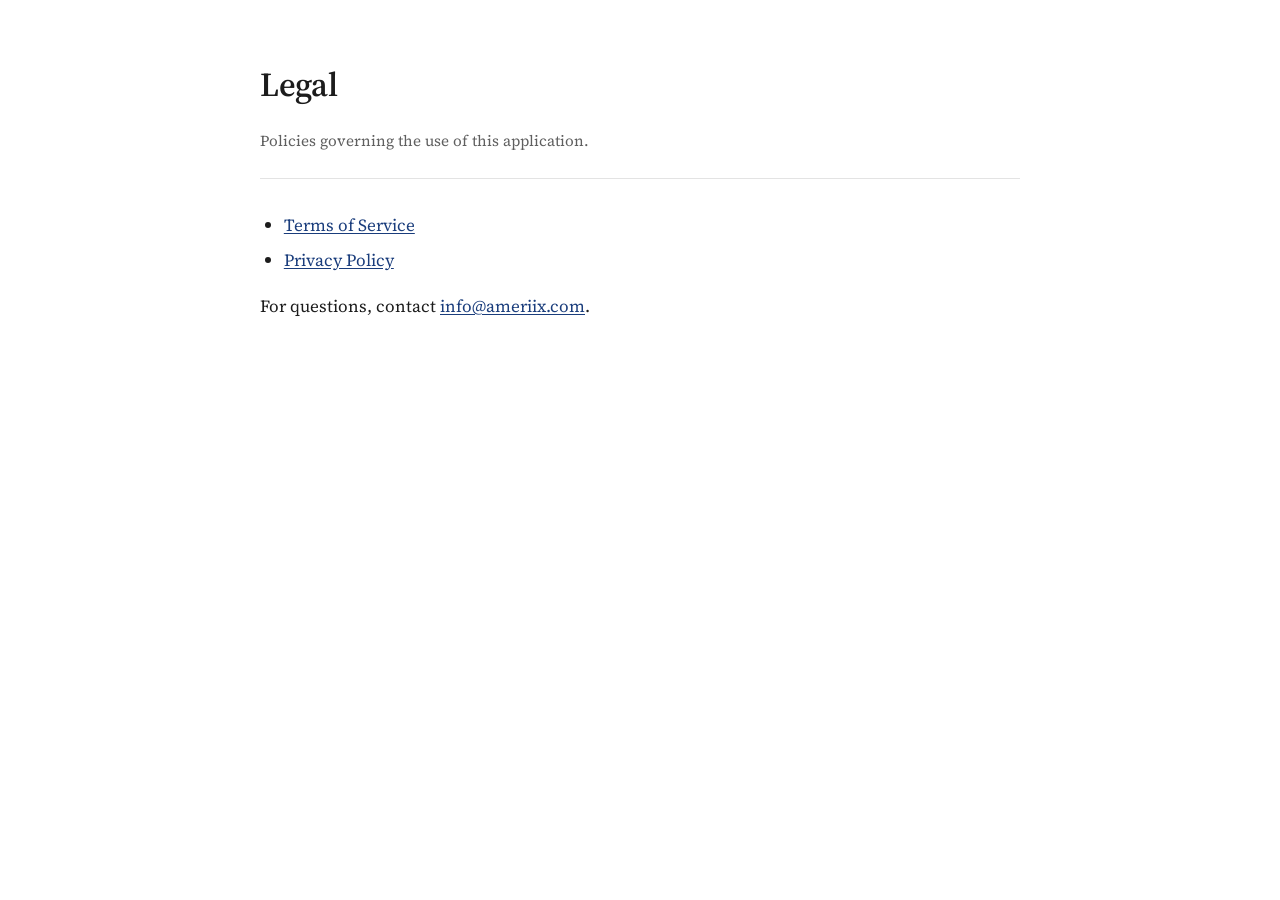
<file: index.html>
<!doctype html>
<html lang="en">
<head>
<meta charset="utf-8">
<meta name="viewport" content="width=device-width,initial-scale=1">
<title>Legal</title>
<link rel="preconnect" href="https://fonts.googleapis.com">
<link rel="preconnect" href="https://fonts.gstatic.com" crossorigin>
<link href="https://fonts.googleapis.com/css2?family=Source+Serif+4:wght@400;600&display=swap" rel="stylesheet">
<link rel="stylesheet" href="/style.css">
</head>
<body>
<main>
<h1>Legal</h1>
<p class="meta">Policies governing the use of this application.</p>
<ul>
<li><a href="/terms">Terms of Service</a></li>
<li><a href="/privacy">Privacy Policy</a></li>
</ul>
<p>For questions, contact <a href="mailto:info@ameriix.com">info@ameriix.com</a>.</p>
</main>
</body>
</html>
</file>
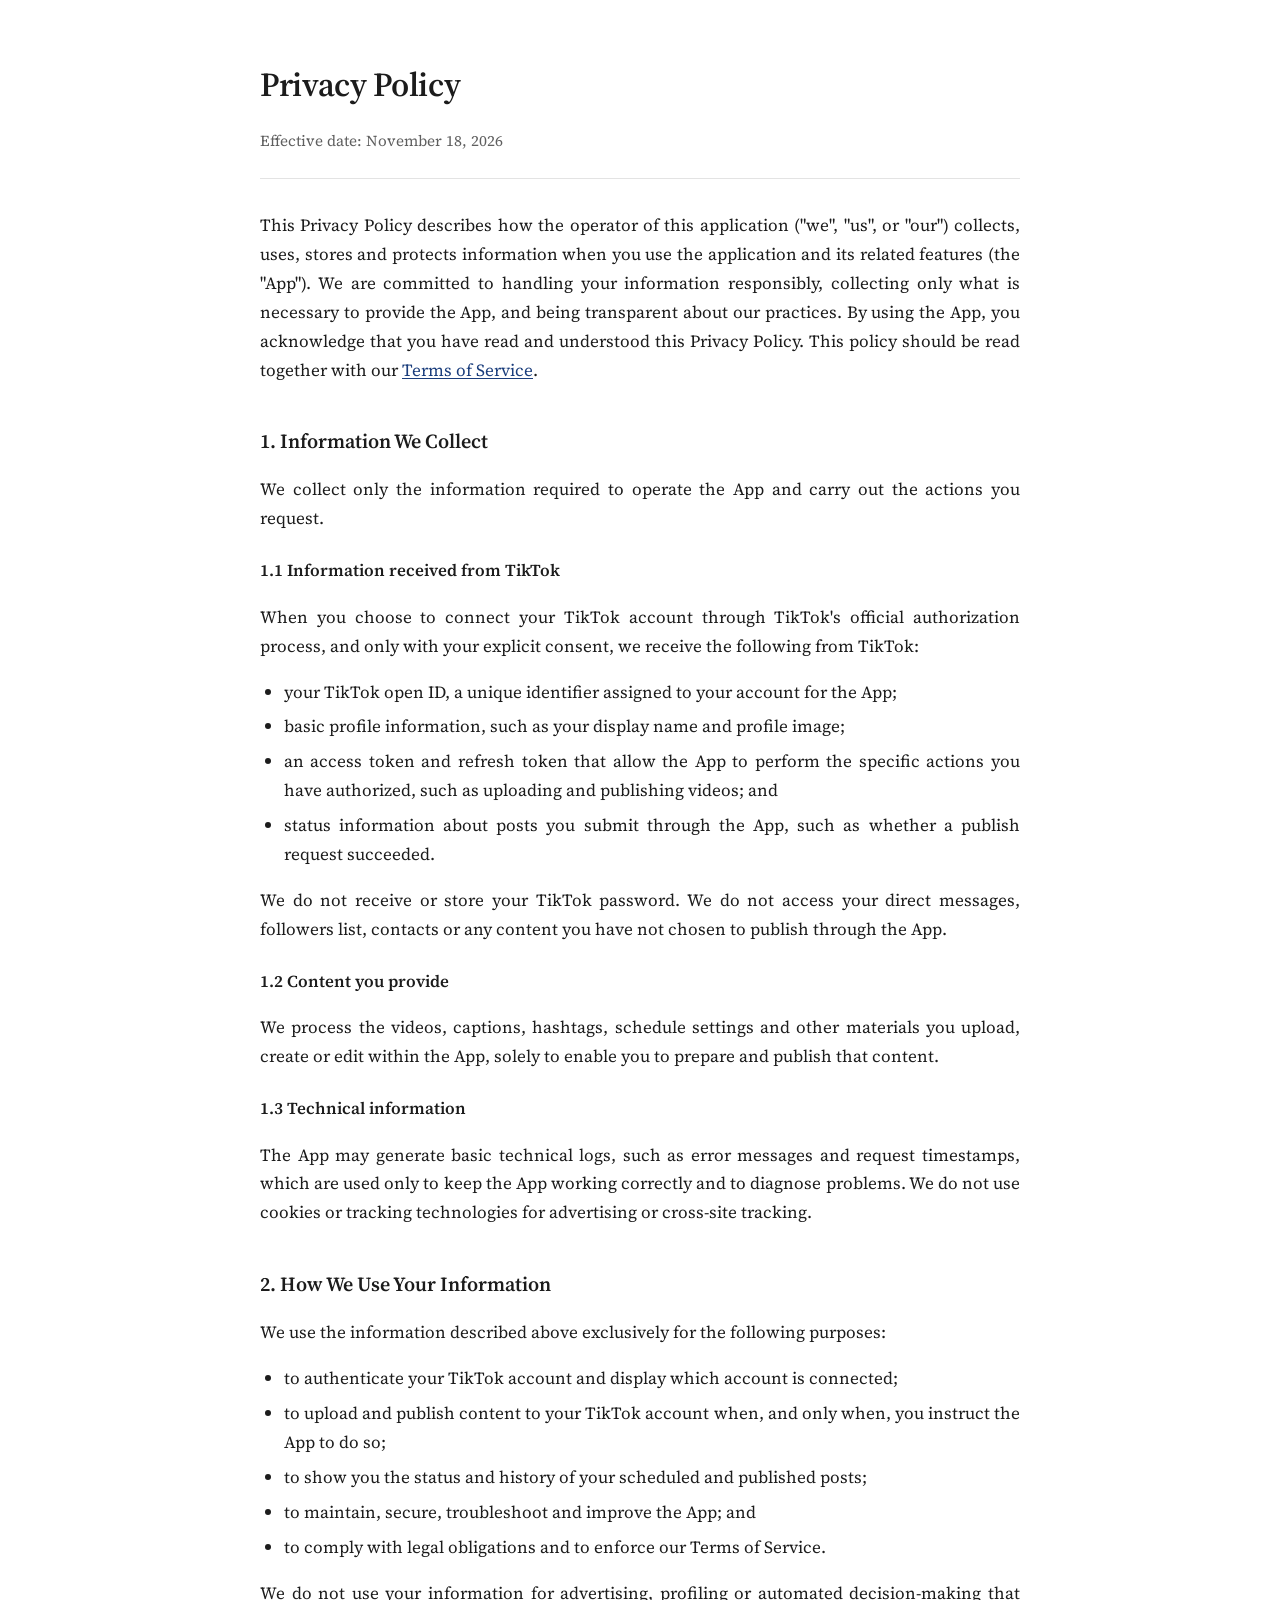
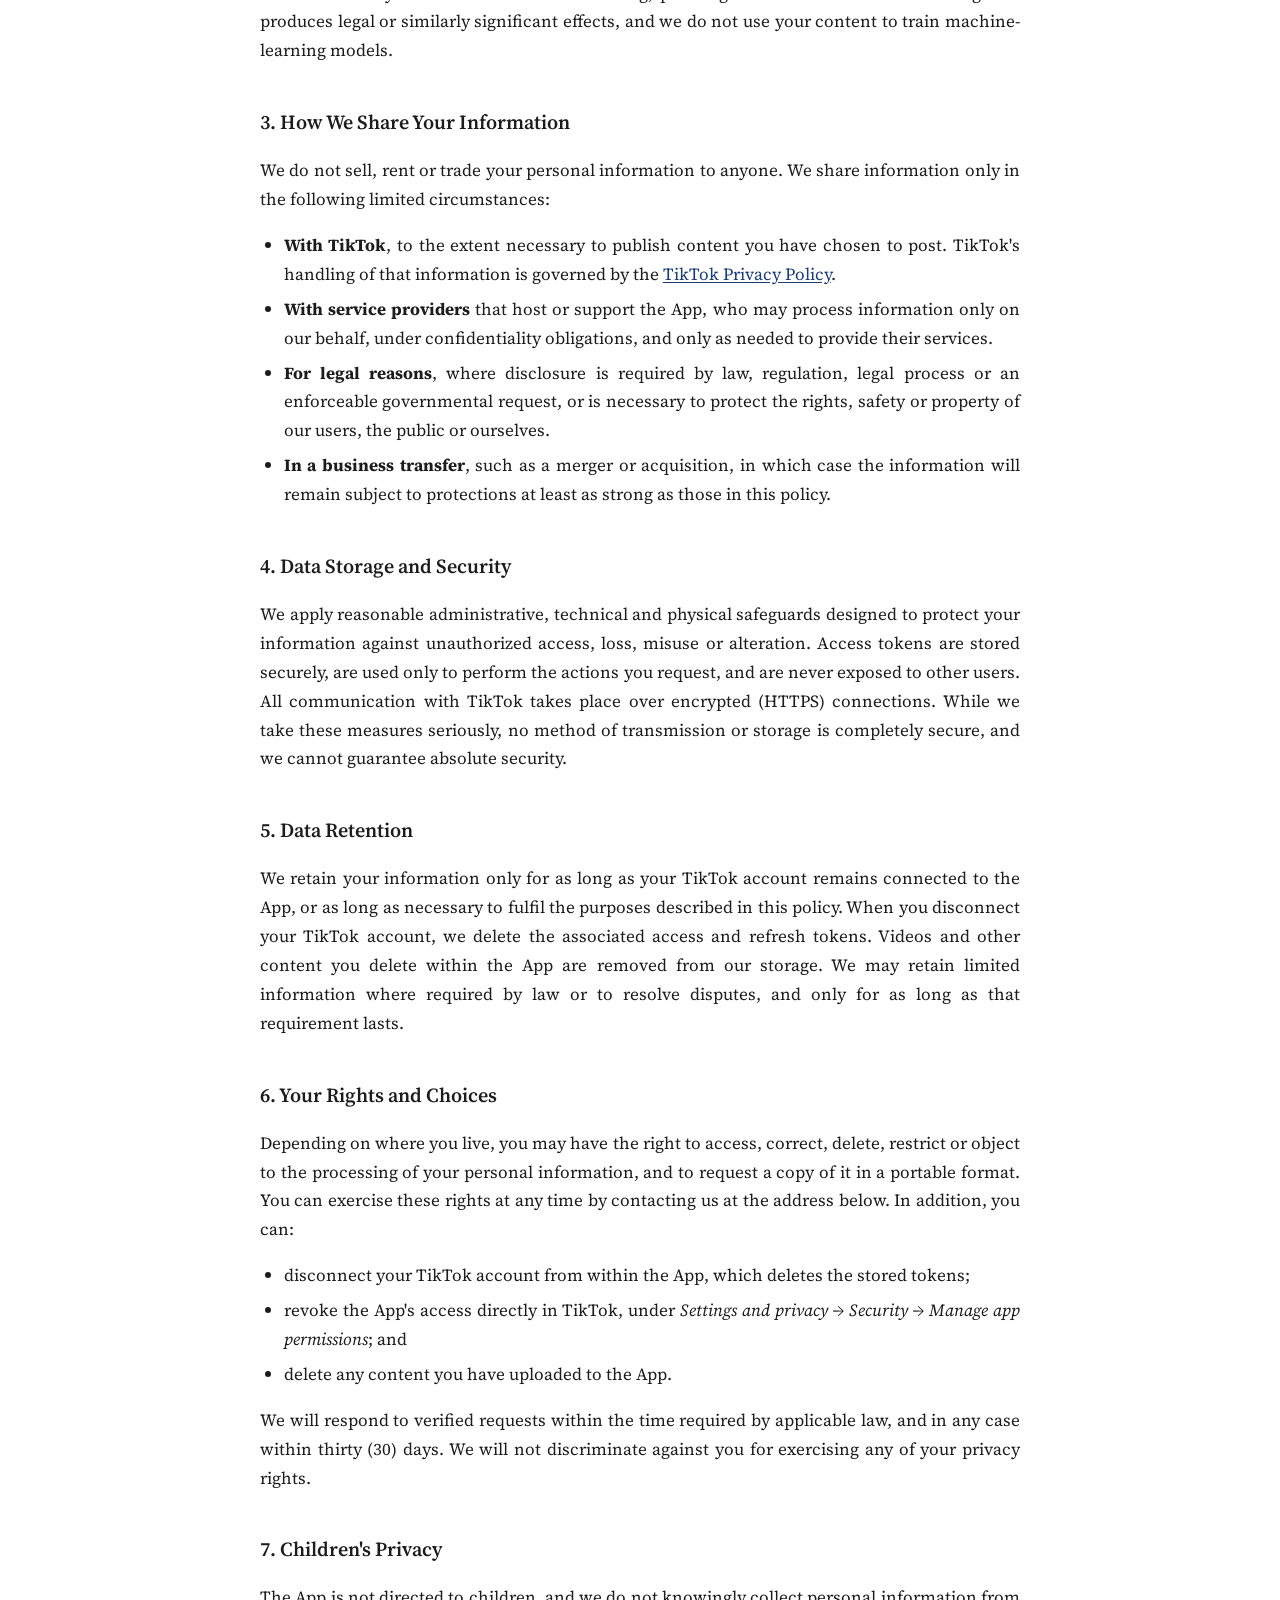
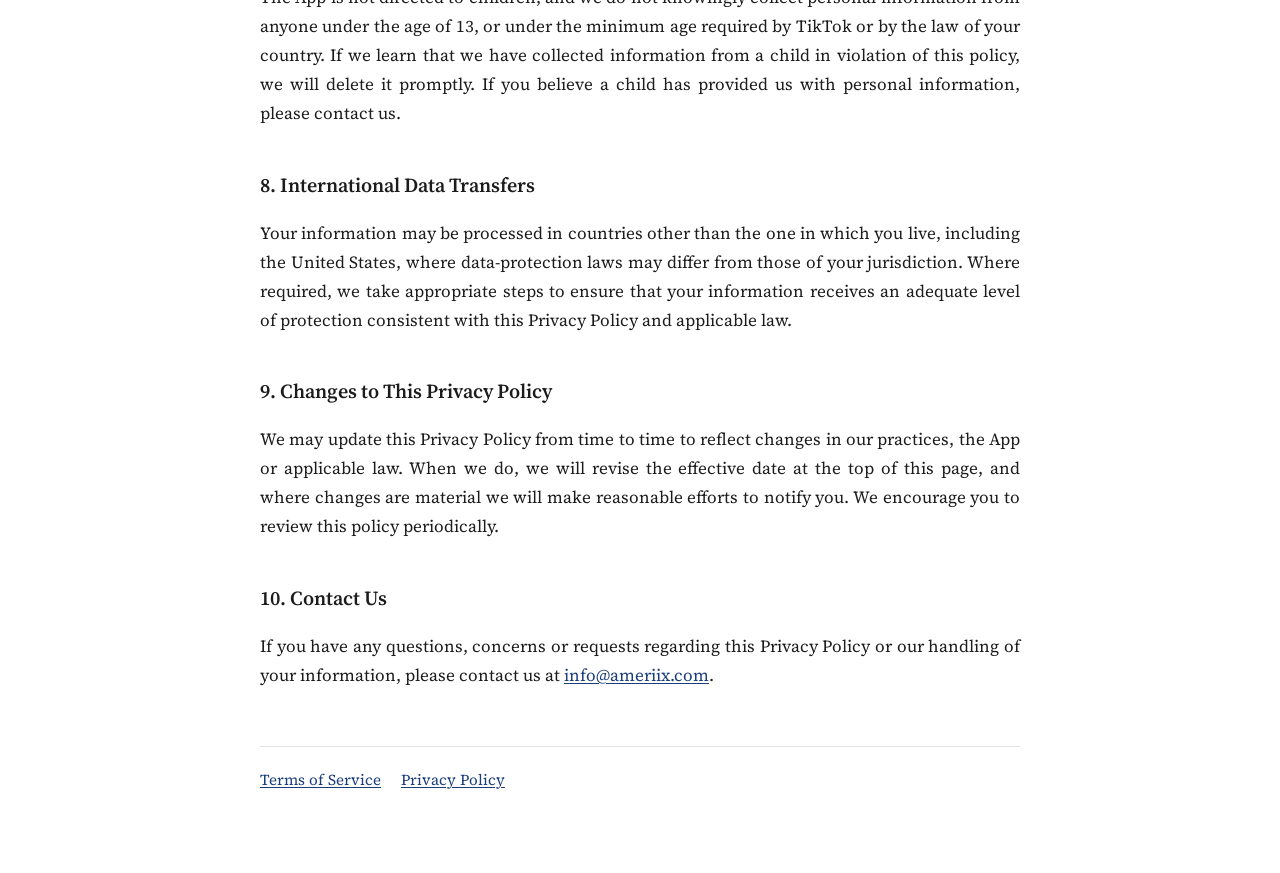
<file: privacy.html>
<!doctype html>
<html lang="en">
<head>
<meta charset="utf-8">
<meta name="viewport" content="width=device-width,initial-scale=1">
<title>Privacy Policy</title>
<link rel="preconnect" href="https://fonts.googleapis.com">
<link rel="preconnect" href="https://fonts.gstatic.com" crossorigin>
<link href="https://fonts.googleapis.com/css2?family=Source+Serif+4:wght@400;600&display=swap" rel="stylesheet">
<link rel="stylesheet" href="/style.css">
</head>
<body>
<main>
<h1>Privacy Policy</h1>
<p class="meta">Effective date: November 18, 2026</p>

<p>This Privacy Policy describes how the operator of this application ("we", "us", or "our") collects, uses, stores and protects information when you use the application and its related features (the "App"). We are committed to handling your information responsibly, collecting only what is necessary to provide the App, and being transparent about our practices. By using the App, you acknowledge that you have read and understood this Privacy Policy. This policy should be read together with our <a href="/terms">Terms of Service</a>.</p>

<h2>1. Information We Collect</h2>
<p>We collect only the information required to operate the App and carry out the actions you request.</p>
<h3>1.1 Information received from TikTok</h3>
<p>When you choose to connect your TikTok account through TikTok's official authorization process, and only with your explicit consent, we receive the following from TikTok:</p>
<ul>
<li>your TikTok open ID, a unique identifier assigned to your account for the App;</li>
<li>basic profile information, such as your display name and profile image;</li>
<li>an access token and refresh token that allow the App to perform the specific actions you have authorized, such as uploading and publishing videos; and</li>
<li>status information about posts you submit through the App, such as whether a publish request succeeded.</li>
</ul>
<p>We do not receive or store your TikTok password. We do not access your direct messages, followers list, contacts or any content you have not chosen to publish through the App.</p>
<h3>1.2 Content you provide</h3>
<p>We process the videos, captions, hashtags, schedule settings and other materials you upload, create or edit within the App, solely to enable you to prepare and publish that content.</p>
<h3>1.3 Technical information</h3>
<p>The App may generate basic technical logs, such as error messages and request timestamps, which are used only to keep the App working correctly and to diagnose problems. We do not use cookies or tracking technologies for advertising or cross-site tracking.</p>

<h2>2. How We Use Your Information</h2>
<p>We use the information described above exclusively for the following purposes:</p>
<ul>
<li>to authenticate your TikTok account and display which account is connected;</li>
<li>to upload and publish content to your TikTok account when, and only when, you instruct the App to do so;</li>
<li>to show you the status and history of your scheduled and published posts;</li>
<li>to maintain, secure, troubleshoot and improve the App; and</li>
<li>to comply with legal obligations and to enforce our Terms of Service.</li>
</ul>
<p>We do not use your information for advertising, profiling or automated decision-making that produces legal or similarly significant effects, and we do not use your content to train machine-learning models.</p>

<h2>3. How We Share Your Information</h2>
<p>We do not sell, rent or trade your personal information to anyone. We share information only in the following limited circumstances:</p>
<ul>
<li><b>With TikTok</b>, to the extent necessary to publish content you have chosen to post. TikTok's handling of that information is governed by the <a href="https://www.tiktok.com/legal/privacy-policy">TikTok Privacy Policy</a>.</li>
<li><b>With service providers</b> that host or support the App, who may process information only on our behalf, under confidentiality obligations, and only as needed to provide their services.</li>
<li><b>For legal reasons</b>, where disclosure is required by law, regulation, legal process or an enforceable governmental request, or is necessary to protect the rights, safety or property of our users, the public or ourselves.</li>
<li><b>In a business transfer</b>, such as a merger or acquisition, in which case the information will remain subject to protections at least as strong as those in this policy.</li>
</ul>

<h2>4. Data Storage and Security</h2>
<p>We apply reasonable administrative, technical and physical safeguards designed to protect your information against unauthorized access, loss, misuse or alteration. Access tokens are stored securely, are used only to perform the actions you request, and are never exposed to other users. All communication with TikTok takes place over encrypted (HTTPS) connections. While we take these measures seriously, no method of transmission or storage is completely secure, and we cannot guarantee absolute security.</p>

<h2>5. Data Retention</h2>
<p>We retain your information only for as long as your TikTok account remains connected to the App, or as long as necessary to fulfil the purposes described in this policy. When you disconnect your TikTok account, we delete the associated access and refresh tokens. Videos and other content you delete within the App are removed from our storage. We may retain limited information where required by law or to resolve disputes, and only for as long as that requirement lasts.</p>

<h2>6. Your Rights and Choices</h2>
<p>Depending on where you live, you may have the right to access, correct, delete, restrict or object to the processing of your personal information, and to request a copy of it in a portable format. You can exercise these rights at any time by contacting us at the address below. In addition, you can:</p>
<ul>
<li>disconnect your TikTok account from within the App, which deletes the stored tokens;</li>
<li>revoke the App's access directly in TikTok, under <i>Settings and privacy → Security → Manage app permissions</i>; and</li>
<li>delete any content you have uploaded to the App.</li>
</ul>
<p>We will respond to verified requests within the time required by applicable law, and in any case within thirty (30) days. We will not discriminate against you for exercising any of your privacy rights.</p>

<h2>7. Children's Privacy</h2>
<p>The App is not directed to children, and we do not knowingly collect personal information from anyone under the age of 13, or under the minimum age required by TikTok or by the law of your country. If we learn that we have collected information from a child in violation of this policy, we will delete it promptly. If you believe a child has provided us with personal information, please contact us.</p>

<h2>8. International Data Transfers</h2>
<p>Your information may be processed in countries other than the one in which you live, including the United States, where data-protection laws may differ from those of your jurisdiction. Where required, we take appropriate steps to ensure that your information receives an adequate level of protection consistent with this Privacy Policy and applicable law.</p>

<h2>9. Changes to This Privacy Policy</h2>
<p>We may update this Privacy Policy from time to time to reflect changes in our practices, the App or applicable law. When we do, we will revise the effective date at the top of this page, and where changes are material we will make reasonable efforts to notify you. We encourage you to review this policy periodically.</p>

<h2>10. Contact Us</h2>
<p>If you have any questions, concerns or requests regarding this Privacy Policy or our handling of your information, please contact us at <a href="mailto:info@ameriix.com">info@ameriix.com</a>.</p>

<footer><a href="/terms">Terms of Service</a><a href="/privacy">Privacy Policy</a></footer>
</main>
</body>
</html>
</file>
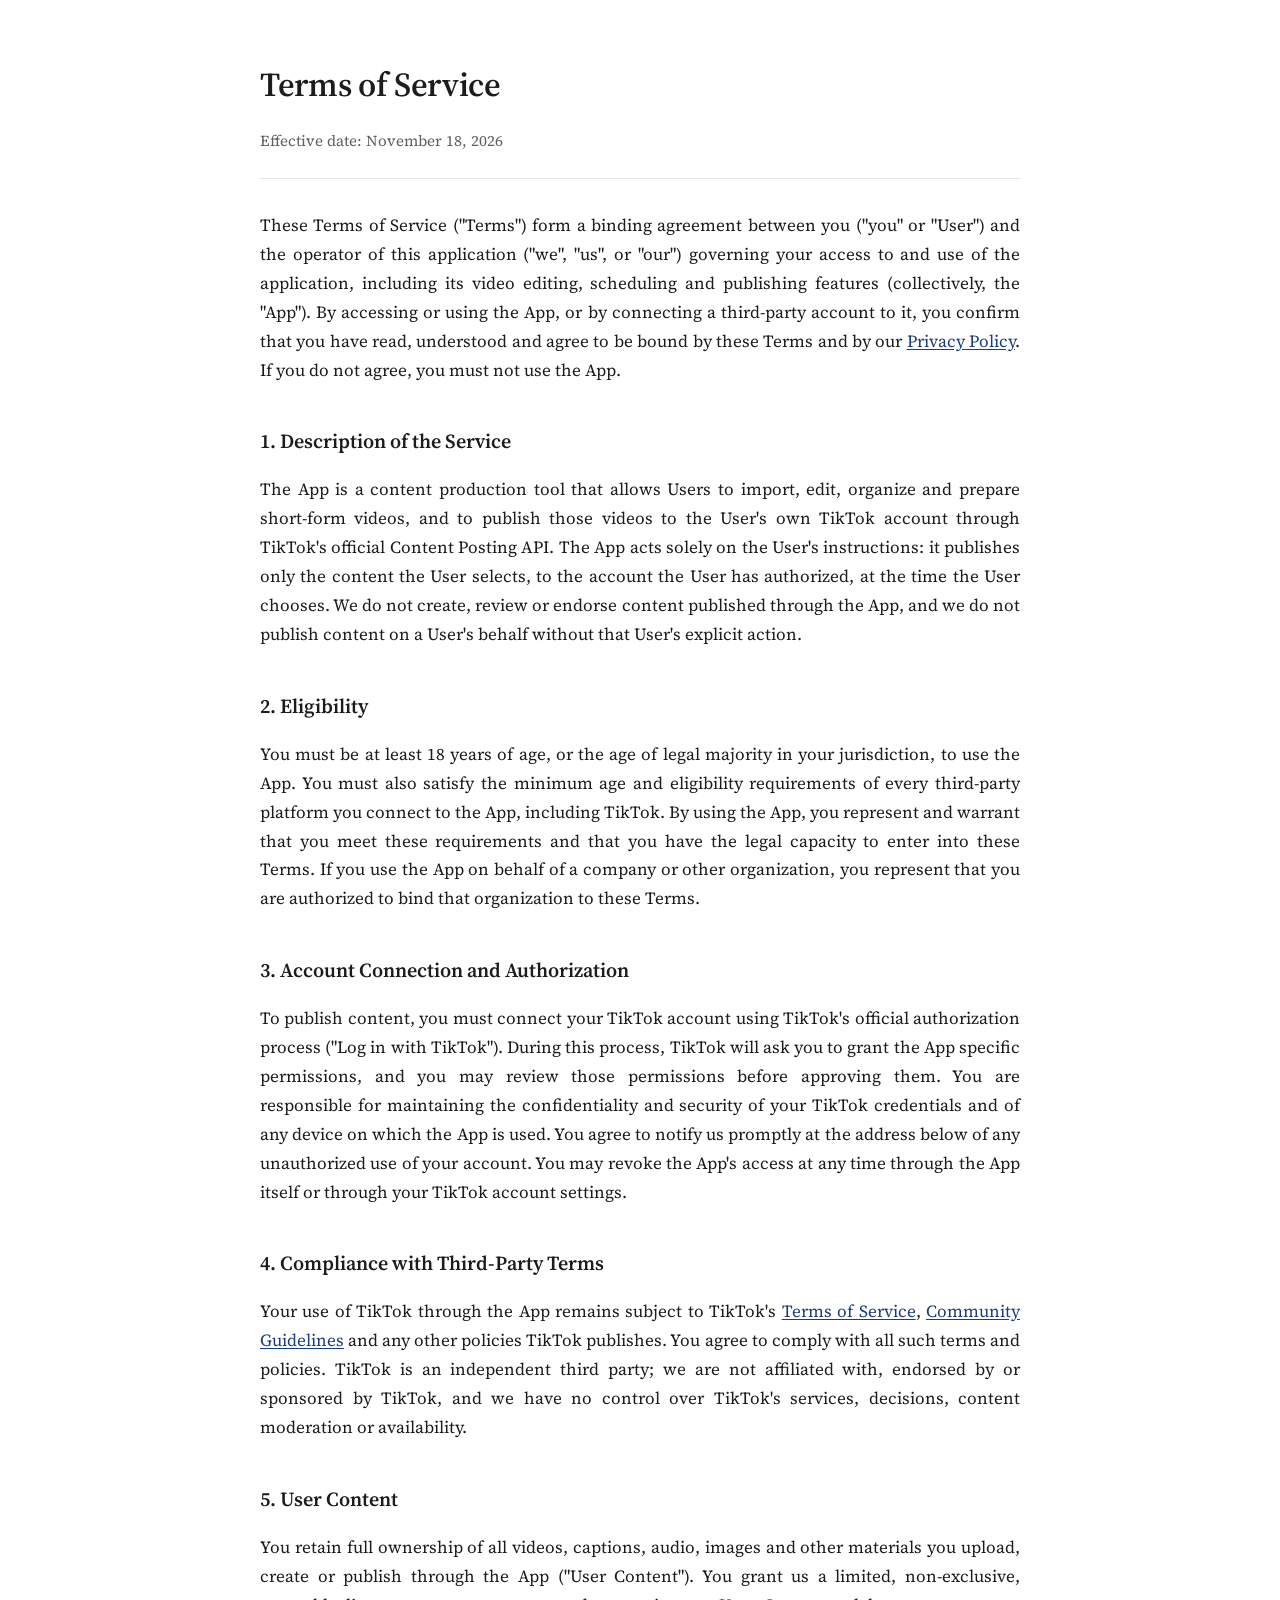
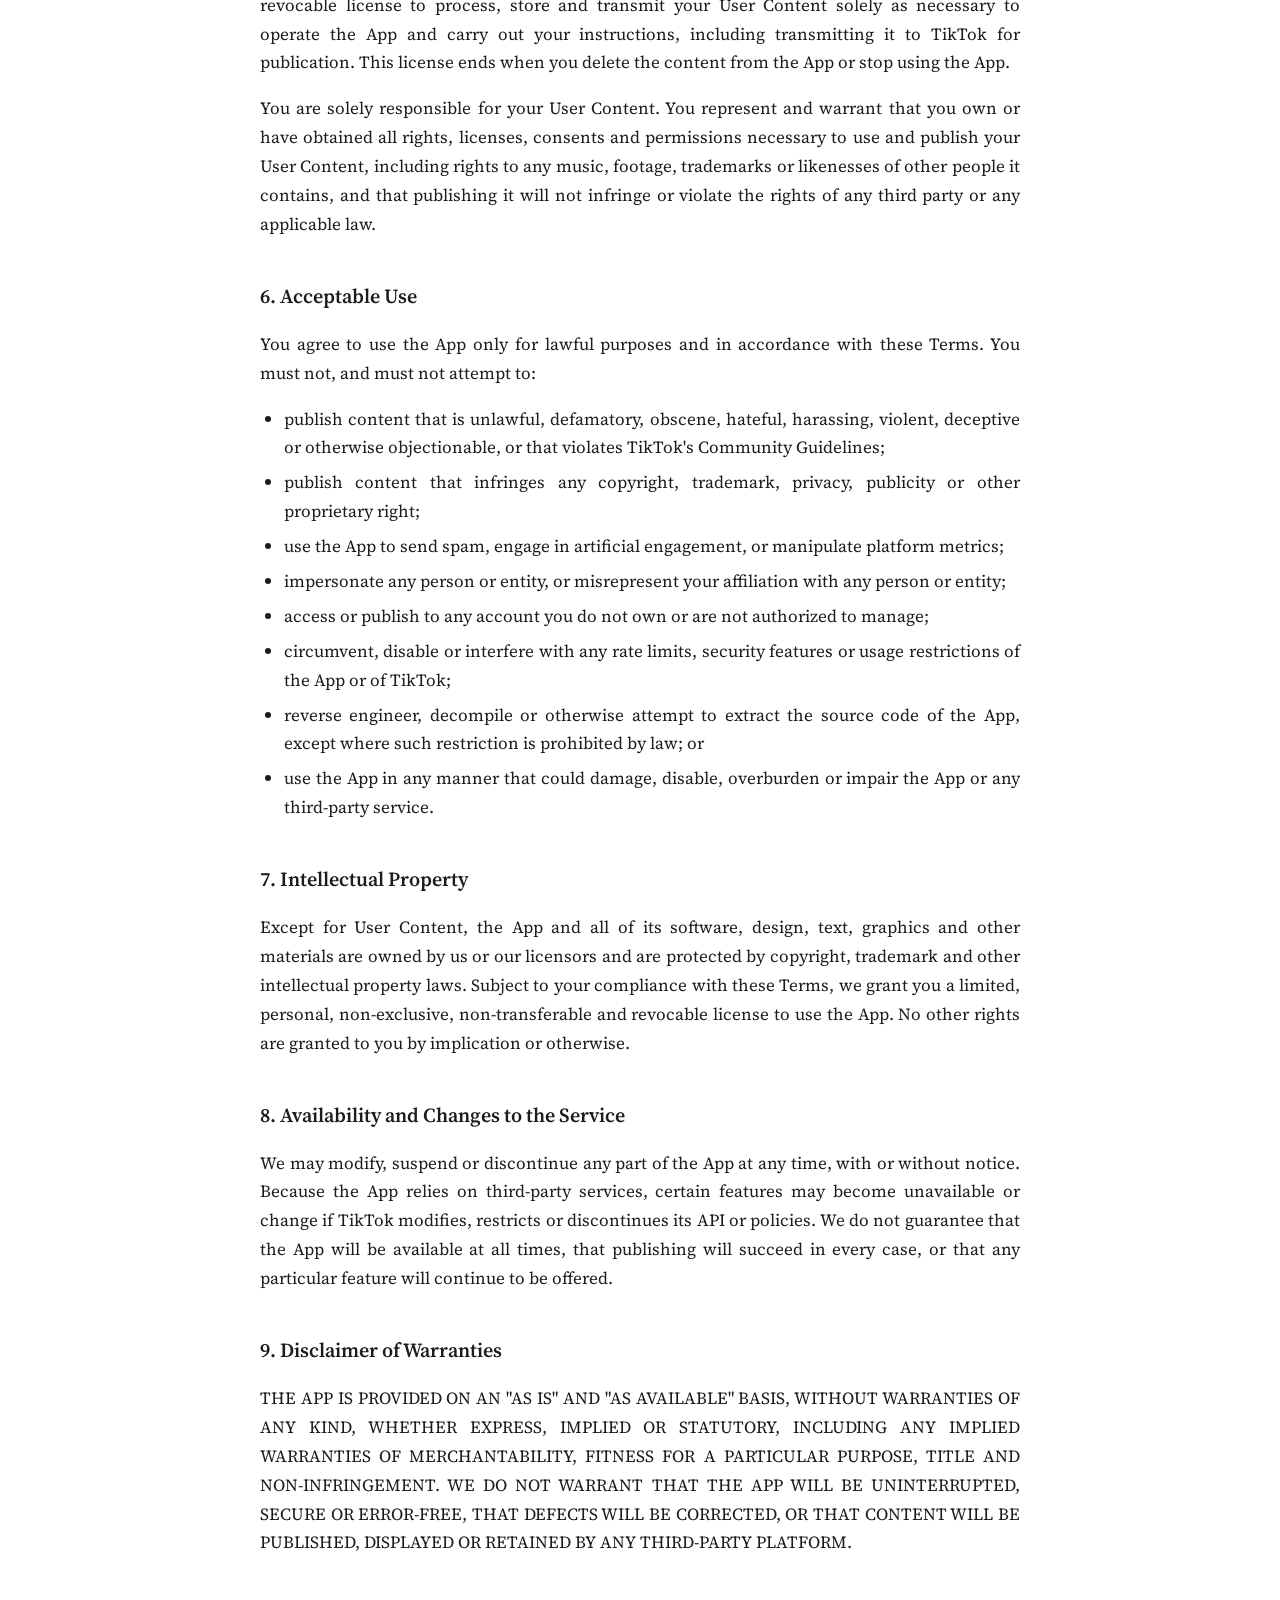
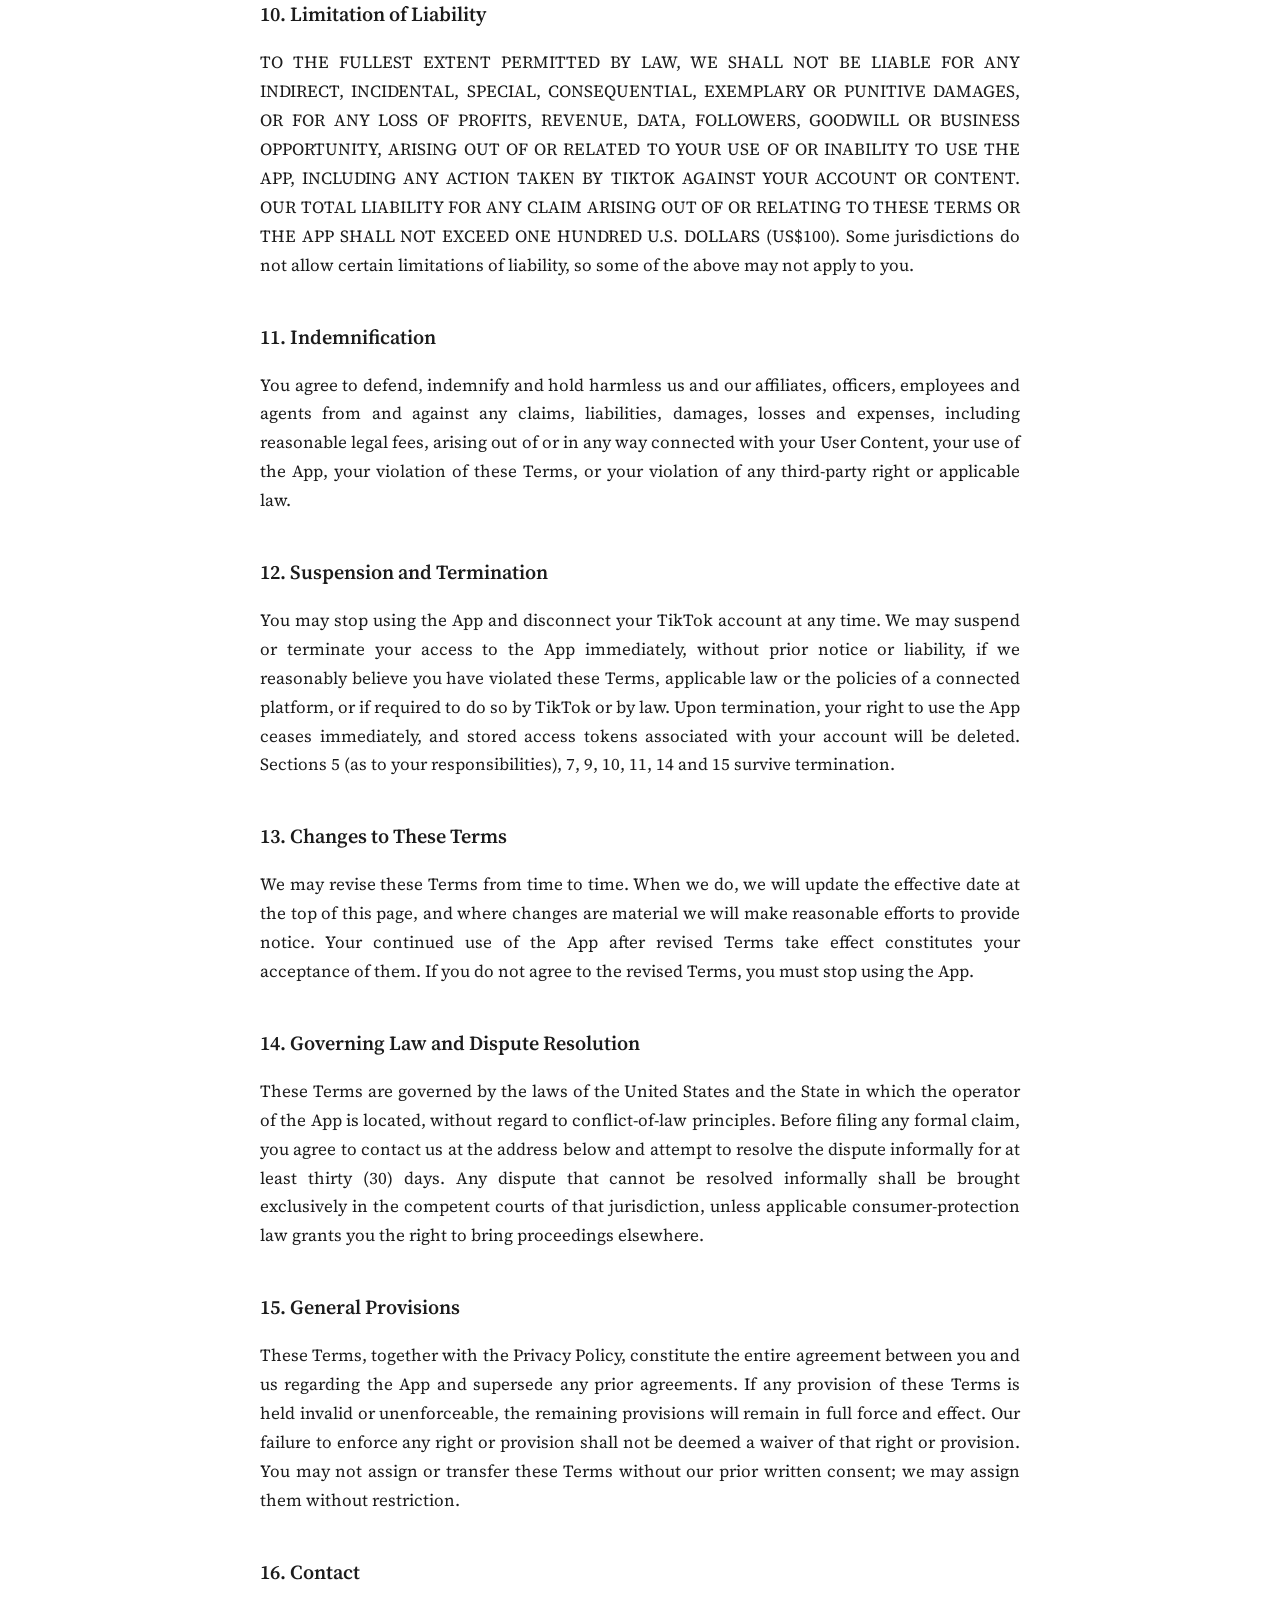
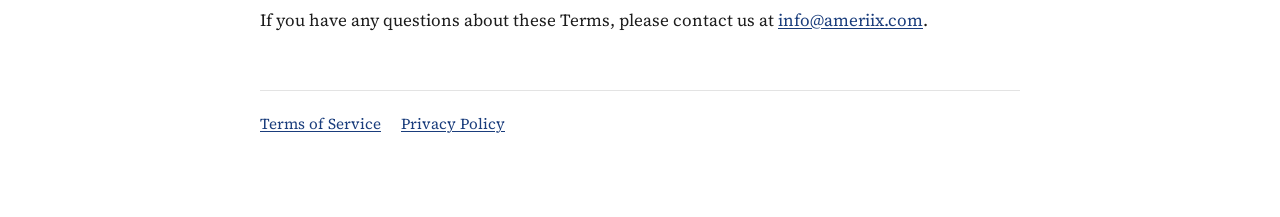
<file: terms.html>
<!doctype html>
<html lang="en">
<head>
<meta charset="utf-8">
<meta name="viewport" content="width=device-width,initial-scale=1">
<title>Terms of Service</title>
<link rel="preconnect" href="https://fonts.googleapis.com">
<link rel="preconnect" href="https://fonts.gstatic.com" crossorigin>
<link href="https://fonts.googleapis.com/css2?family=Source+Serif+4:wght@400;600&display=swap" rel="stylesheet">
<link rel="stylesheet" href="/style.css">
</head>
<body>
<main>
<h1>Terms of Service</h1>
<p class="meta">Effective date: November 18, 2026</p>

<p>These Terms of Service ("Terms") form a binding agreement between you ("you" or "User") and the operator of this application ("we", "us", or "our") governing your access to and use of the application, including its video editing, scheduling and publishing features (collectively, the "App"). By accessing or using the App, or by connecting a third-party account to it, you confirm that you have read, understood and agree to be bound by these Terms and by our <a href="/privacy">Privacy Policy</a>. If you do not agree, you must not use the App.</p>

<h2>1. Description of the Service</h2>
<p>The App is a content production tool that allows Users to import, edit, organize and prepare short-form videos, and to publish those videos to the User's own TikTok account through TikTok's official Content Posting API. The App acts solely on the User's instructions: it publishes only the content the User selects, to the account the User has authorized, at the time the User chooses. We do not create, review or endorse content published through the App, and we do not publish content on a User's behalf without that User's explicit action.</p>

<h2>2. Eligibility</h2>
<p>You must be at least 18 years of age, or the age of legal majority in your jurisdiction, to use the App. You must also satisfy the minimum age and eligibility requirements of every third-party platform you connect to the App, including TikTok. By using the App, you represent and warrant that you meet these requirements and that you have the legal capacity to enter into these Terms. If you use the App on behalf of a company or other organization, you represent that you are authorized to bind that organization to these Terms.</p>

<h2>3. Account Connection and Authorization</h2>
<p>To publish content, you must connect your TikTok account using TikTok's official authorization process ("Log in with TikTok"). During this process, TikTok will ask you to grant the App specific permissions, and you may review those permissions before approving them. You are responsible for maintaining the confidentiality and security of your TikTok credentials and of any device on which the App is used. You agree to notify us promptly at the address below of any unauthorized use of your account. You may revoke the App's access at any time through the App itself or through your TikTok account settings.</p>

<h2>4. Compliance with Third-Party Terms</h2>
<p>Your use of TikTok through the App remains subject to TikTok's <a href="https://www.tiktok.com/legal/terms-of-service">Terms of Service</a>, <a href="https://www.tiktok.com/community-guidelines">Community Guidelines</a> and any other policies TikTok publishes. You agree to comply with all such terms and policies. TikTok is an independent third party; we are not affiliated with, endorsed by or sponsored by TikTok, and we have no control over TikTok's services, decisions, content moderation or availability.</p>

<h2>5. User Content</h2>
<p>You retain full ownership of all videos, captions, audio, images and other materials you upload, create or publish through the App ("User Content"). You grant us a limited, non-exclusive, revocable license to process, store and transmit your User Content solely as necessary to operate the App and carry out your instructions, including transmitting it to TikTok for publication. This license ends when you delete the content from the App or stop using the App.</p>
<p>You are solely responsible for your User Content. You represent and warrant that you own or have obtained all rights, licenses, consents and permissions necessary to use and publish your User Content, including rights to any music, footage, trademarks or likenesses of other people it contains, and that publishing it will not infringe or violate the rights of any third party or any applicable law.</p>

<h2>6. Acceptable Use</h2>
<p>You agree to use the App only for lawful purposes and in accordance with these Terms. You must not, and must not attempt to:</p>
<ul>
<li>publish content that is unlawful, defamatory, obscene, hateful, harassing, violent, deceptive or otherwise objectionable, or that violates TikTok's Community Guidelines;</li>
<li>publish content that infringes any copyright, trademark, privacy, publicity or other proprietary right;</li>
<li>use the App to send spam, engage in artificial engagement, or manipulate platform metrics;</li>
<li>impersonate any person or entity, or misrepresent your affiliation with any person or entity;</li>
<li>access or publish to any account you do not own or are not authorized to manage;</li>
<li>circumvent, disable or interfere with any rate limits, security features or usage restrictions of the App or of TikTok;</li>
<li>reverse engineer, decompile or otherwise attempt to extract the source code of the App, except where such restriction is prohibited by law; or</li>
<li>use the App in any manner that could damage, disable, overburden or impair the App or any third-party service.</li>
</ul>

<h2>7. Intellectual Property</h2>
<p>Except for User Content, the App and all of its software, design, text, graphics and other materials are owned by us or our licensors and are protected by copyright, trademark and other intellectual property laws. Subject to your compliance with these Terms, we grant you a limited, personal, non-exclusive, non-transferable and revocable license to use the App. No other rights are granted to you by implication or otherwise.</p>

<h2>8. Availability and Changes to the Service</h2>
<p>We may modify, suspend or discontinue any part of the App at any time, with or without notice. Because the App relies on third-party services, certain features may become unavailable or change if TikTok modifies, restricts or discontinues its API or policies. We do not guarantee that the App will be available at all times, that publishing will succeed in every case, or that any particular feature will continue to be offered.</p>

<h2>9. Disclaimer of Warranties</h2>
<p>THE APP IS PROVIDED ON AN "AS IS" AND "AS AVAILABLE" BASIS, WITHOUT WARRANTIES OF ANY KIND, WHETHER EXPRESS, IMPLIED OR STATUTORY, INCLUDING ANY IMPLIED WARRANTIES OF MERCHANTABILITY, FITNESS FOR A PARTICULAR PURPOSE, TITLE AND NON-INFRINGEMENT. WE DO NOT WARRANT THAT THE APP WILL BE UNINTERRUPTED, SECURE OR ERROR-FREE, THAT DEFECTS WILL BE CORRECTED, OR THAT CONTENT WILL BE PUBLISHED, DISPLAYED OR RETAINED BY ANY THIRD-PARTY PLATFORM.</p>

<h2>10. Limitation of Liability</h2>
<p>TO THE FULLEST EXTENT PERMITTED BY LAW, WE SHALL NOT BE LIABLE FOR ANY INDIRECT, INCIDENTAL, SPECIAL, CONSEQUENTIAL, EXEMPLARY OR PUNITIVE DAMAGES, OR FOR ANY LOSS OF PROFITS, REVENUE, DATA, FOLLOWERS, GOODWILL OR BUSINESS OPPORTUNITY, ARISING OUT OF OR RELATED TO YOUR USE OF OR INABILITY TO USE THE APP, INCLUDING ANY ACTION TAKEN BY TIKTOK AGAINST YOUR ACCOUNT OR CONTENT. OUR TOTAL LIABILITY FOR ANY CLAIM ARISING OUT OF OR RELATING TO THESE TERMS OR THE APP SHALL NOT EXCEED ONE HUNDRED U.S. DOLLARS (US$100). Some jurisdictions do not allow certain limitations of liability, so some of the above may not apply to you.</p>

<h2>11. Indemnification</h2>
<p>You agree to defend, indemnify and hold harmless us and our affiliates, officers, employees and agents from and against any claims, liabilities, damages, losses and expenses, including reasonable legal fees, arising out of or in any way connected with your User Content, your use of the App, your violation of these Terms, or your violation of any third-party right or applicable law.</p>

<h2>12. Suspension and Termination</h2>
<p>You may stop using the App and disconnect your TikTok account at any time. We may suspend or terminate your access to the App immediately, without prior notice or liability, if we reasonably believe you have violated these Terms, applicable law or the policies of a connected platform, or if required to do so by TikTok or by law. Upon termination, your right to use the App ceases immediately, and stored access tokens associated with your account will be deleted. Sections 5 (as to your responsibilities), 7, 9, 10, 11, 14 and 15 survive termination.</p>

<h2>13. Changes to These Terms</h2>
<p>We may revise these Terms from time to time. When we do, we will update the effective date at the top of this page, and where changes are material we will make reasonable efforts to provide notice. Your continued use of the App after revised Terms take effect constitutes your acceptance of them. If you do not agree to the revised Terms, you must stop using the App.</p>

<h2>14. Governing Law and Dispute Resolution</h2>
<p>These Terms are governed by the laws of the United States and the State in which the operator of the App is located, without regard to conflict-of-law principles. Before filing any formal claim, you agree to contact us at the address below and attempt to resolve the dispute informally for at least thirty (30) days. Any dispute that cannot be resolved informally shall be brought exclusively in the competent courts of that jurisdiction, unless applicable consumer-protection law grants you the right to bring proceedings elsewhere.</p>

<h2>15. General Provisions</h2>
<p>These Terms, together with the Privacy Policy, constitute the entire agreement between you and us regarding the App and supersede any prior agreements. If any provision of these Terms is held invalid or unenforceable, the remaining provisions will remain in full force and effect. Our failure to enforce any right or provision shall not be deemed a waiver of that right or provision. You may not assign or transfer these Terms without our prior written consent; we may assign them without restriction.</p>

<h2>16. Contact</h2>
<p>If you have any questions about these Terms, please contact us at <a href="mailto:info@ameriix.com">info@ameriix.com</a>.</p>

<footer><a href="/terms">Terms of Service</a><a href="/privacy">Privacy Policy</a></footer>
</main>
</body>
</html>
</file>
<file: style.css>
:root {
  --bg: #ffffff;
  --fg: #1c1c1c;
  --muted: #5f5f5f;
  --rule: #e3e3e3;
  --link: #1a3d7c;
}
@media (prefers-color-scheme: dark) {
  :root {
    --bg: #121212;
    --fg: #e8e8e8;
    --muted: #a0a0a0;
    --rule: #2e2e2e;
    --link: #9db8ea;
  }
}
* { box-sizing: border-box; }
body {
  background: var(--bg);
  color: var(--fg);
  font-family: "Source Serif 4", Georgia, "Times New Roman", serif;
  font-size: 17px;
  line-height: 1.7;
  margin: 0;
  padding: 56px 16px 80px;
}
main { max-width: 760px; margin: 0 auto; }
h1 {
  font-size: 2.1rem;
  font-weight: 600;
  letter-spacing: -0.01em;
  margin: 0 0 6px;
}
.meta {
  color: var(--muted);
  font-size: 0.95rem;
  padding-bottom: 24px;
  border-bottom: 1px solid var(--rule);
  margin-bottom: 32px;
}
h2 {
  font-size: 1.25rem;
  font-weight: 600;
  margin: 40px 0 10px;
}
h3 { font-size: 1.05rem; font-weight: 600; margin: 24px 0 6px; }
p, li { text-align: justify; hyphens: auto; }
ul { padding-left: 1.4em; }
li { margin-bottom: 6px; }
a { color: var(--link); text-underline-offset: 2px; }
footer {
  margin-top: 56px;
  padding-top: 20px;
  border-top: 1px solid var(--rule);
  color: var(--muted);
  font-size: 0.95rem;
}
footer a { margin-right: 20px; }
</file>
